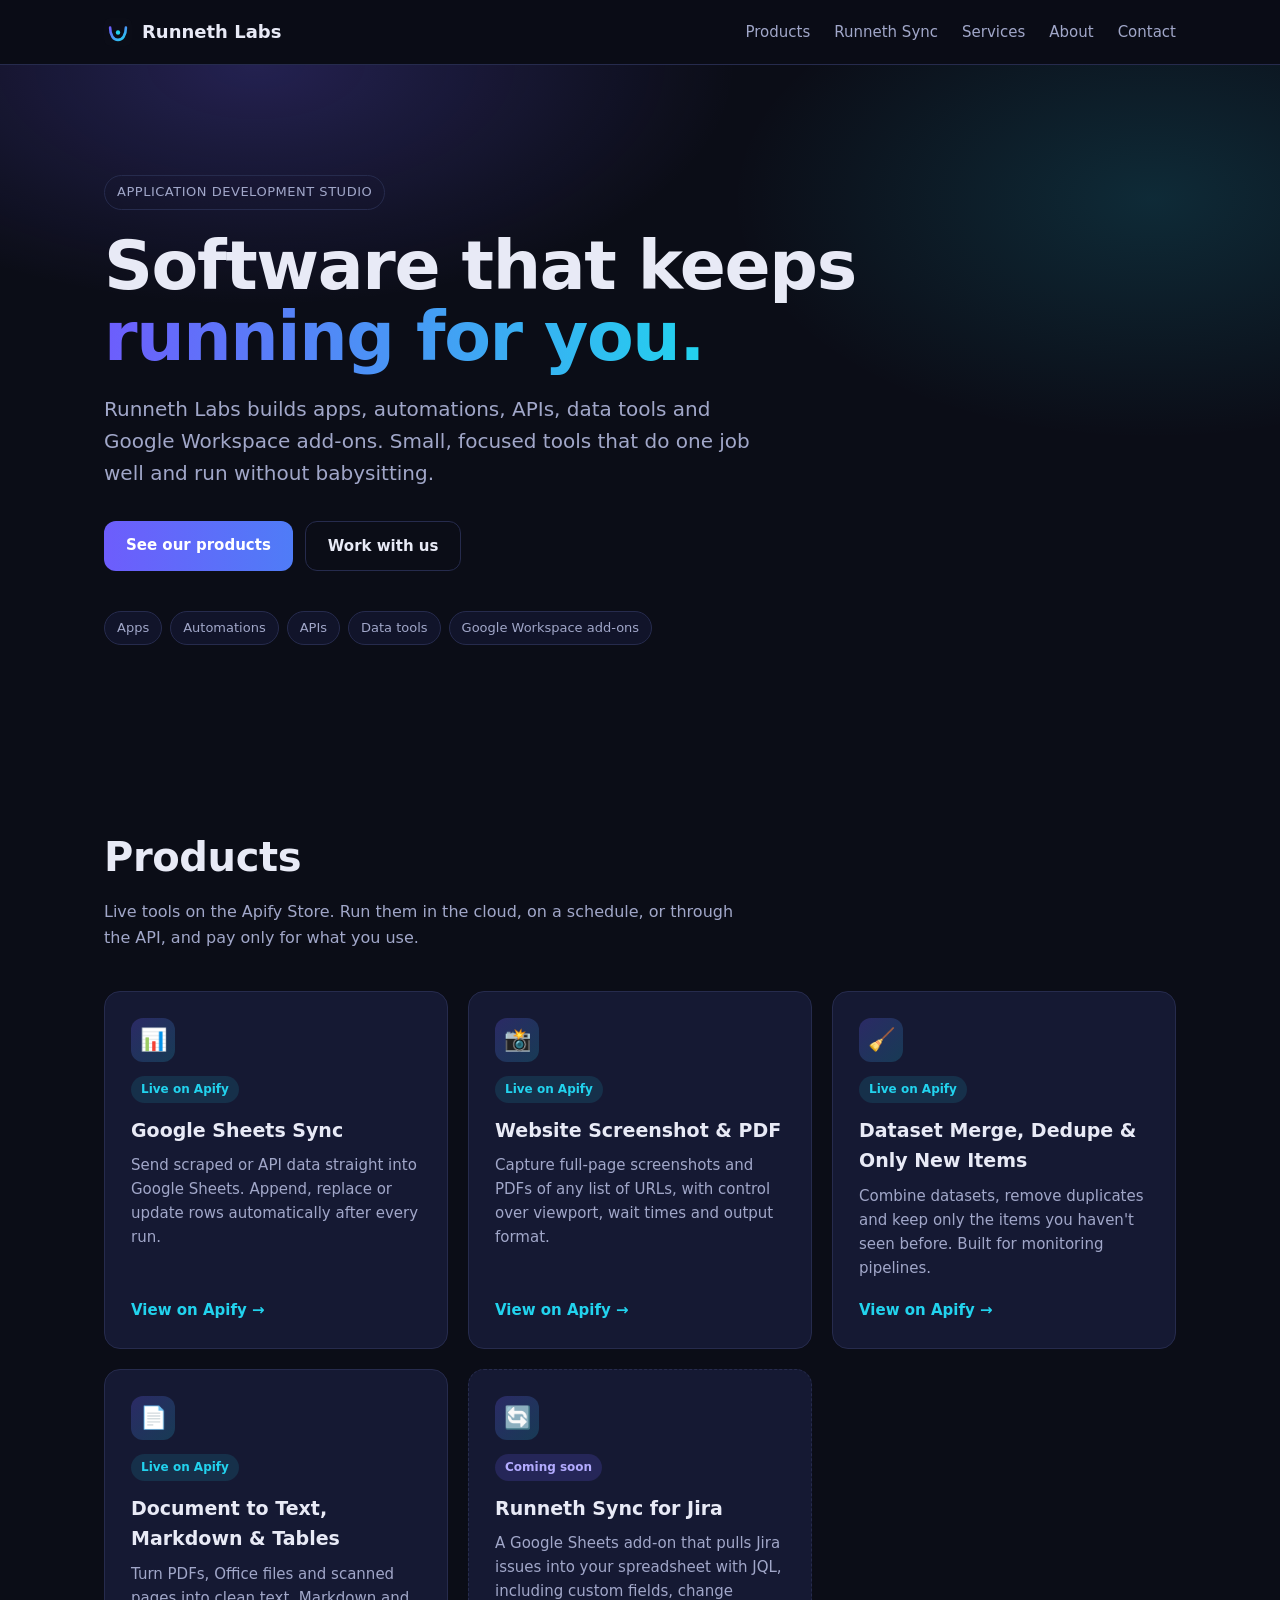
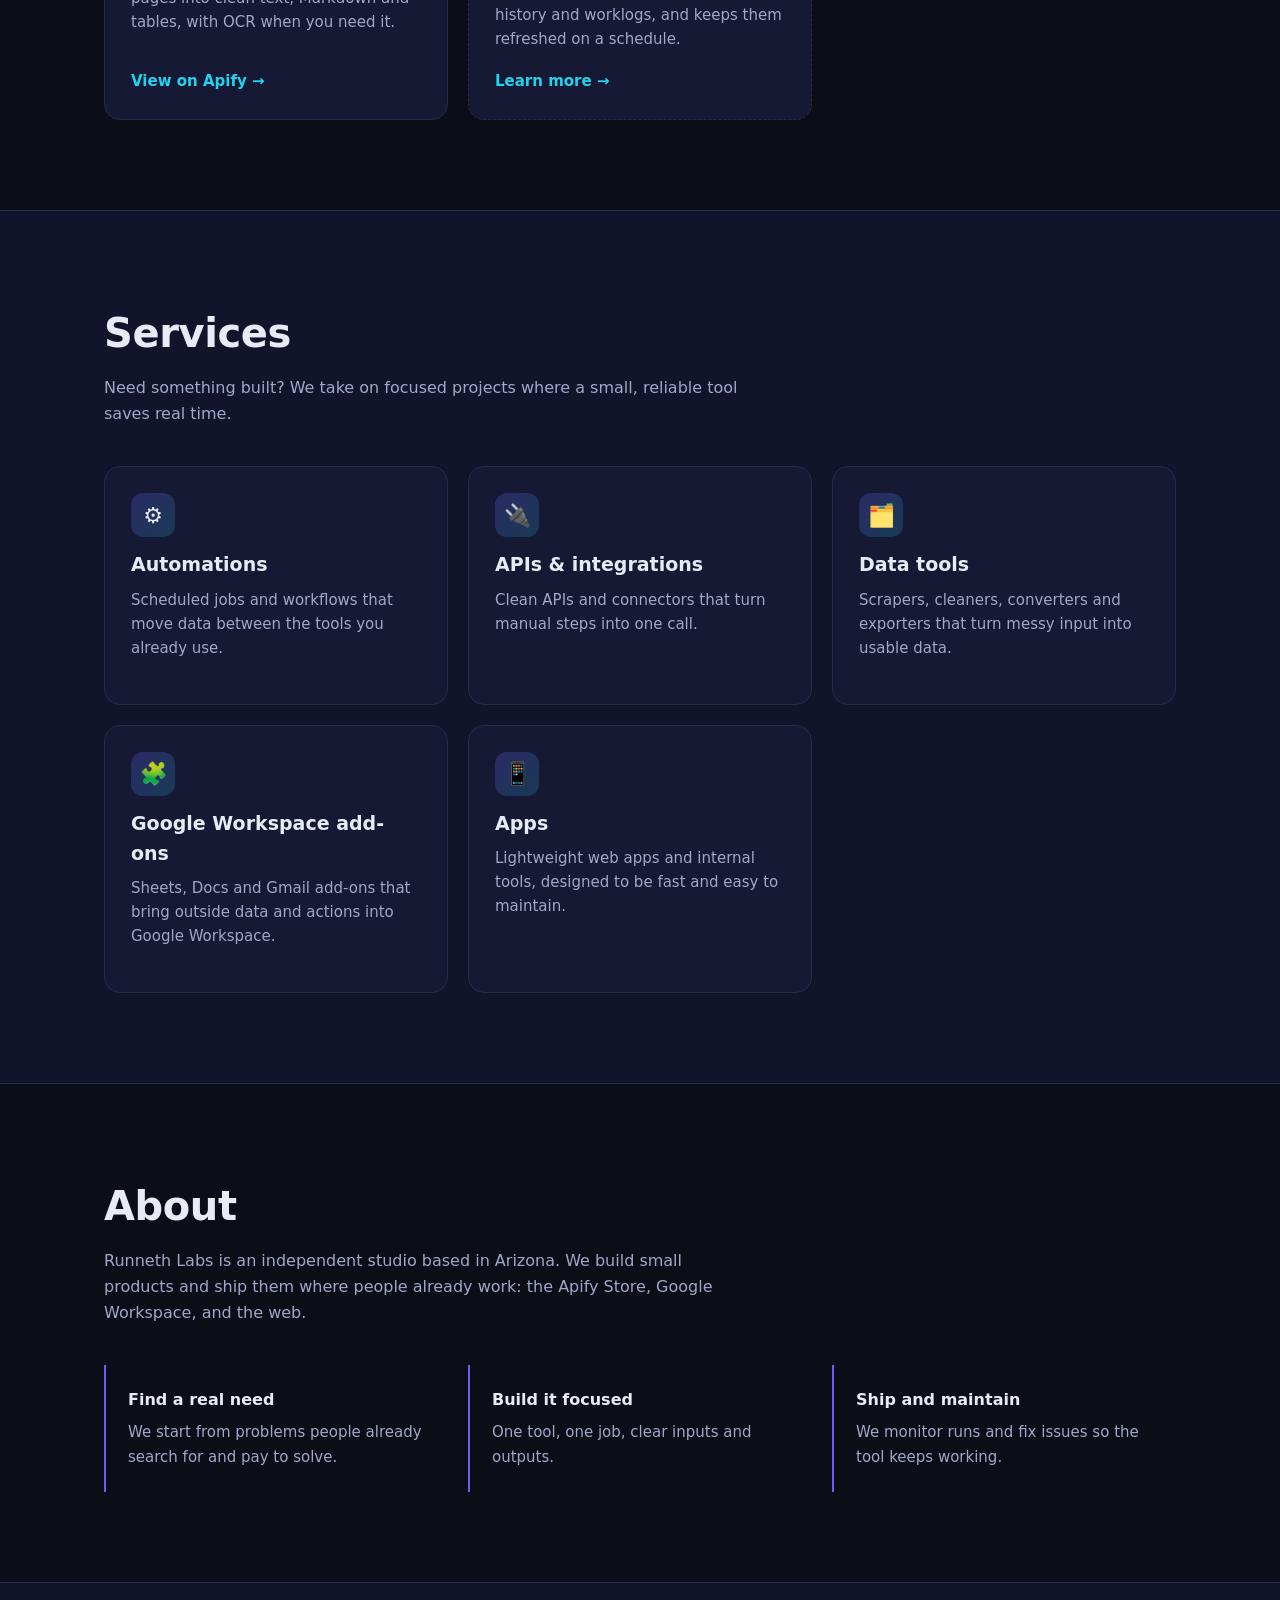
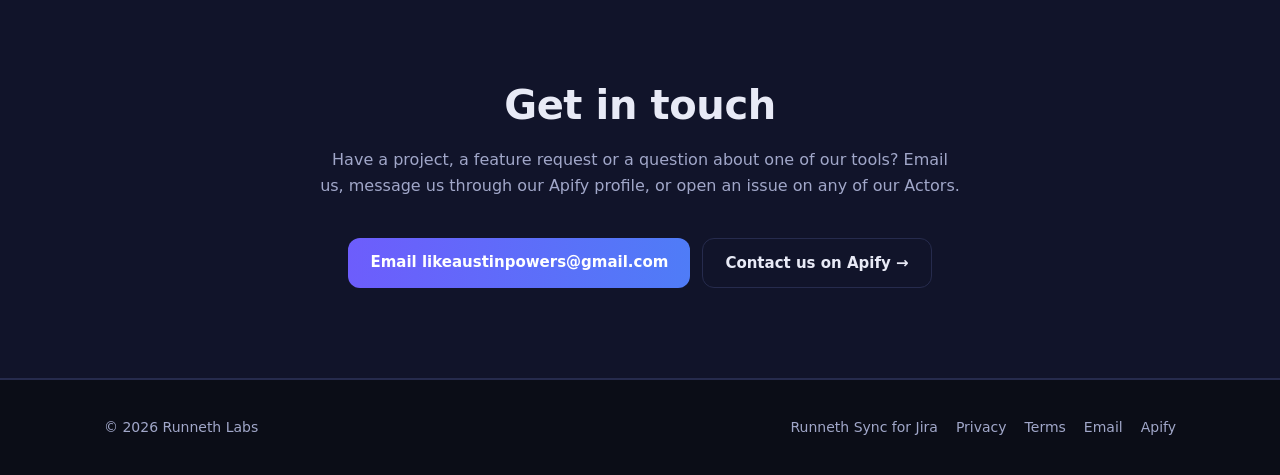
<file: index.html>
<!doctype html>
<html lang="en">
<head>
<meta charset="utf-8">
<meta name="viewport" content="width=device-width,initial-scale=1">
<title>Runneth Labs | Application Development Studio</title>
<meta name="description" content="Runneth Labs is an application development studio building apps, automations, APIs, data tools and Google Workspace add-ons.">
<meta name="theme-color" content="#0b0d17">
<link rel="icon" href="favicon.svg" type="image/svg+xml">
<link rel="apple-touch-icon" href="og.png">
<meta property="og:type" content="website">
<meta property="og:site_name" content="Runneth Labs">
<meta property="og:title" content="Runneth Labs | Application Development Studio">
<meta property="og:description" content="Apps, automations, APIs, data tools and Google Workspace add-ons.">
<meta property="og:image" content="og.png">
<meta name="twitter:card" content="summary_large_image">
<meta name="twitter:title" content="Runneth Labs | Application Development Studio">
<meta name="twitter:description" content="Apps, automations, APIs, data tools and Google Workspace add-ons.">
<meta name="twitter:image" content="og.png">
<link rel="stylesheet" href="style.css">
<script type="application/ld+json">{"@context":"https://schema.org","@type":"Organization","name":"Runneth Labs","description":"Application development studio: apps, automations, APIs, data tools and Google Workspace add-ons.","email":"likeaustinpowers@gmail.com","sameAs":["https://apify.com/genesis.labs.co"]}</script>
</head>
<body>
<header class="nav"><div class="wrap">
  <a class="brand" href="#top"><img src="favicon.svg" alt="">Runneth Labs</a>
  <nav><a href="#products">Products</a><a href="runneth-sync.html">Runneth Sync</a><a href="#services">Services</a><a href="#about">About</a><a class="cta" href="#contact">Contact</a></nav>
</div></header>

<main id="top">
<section class="hero"><div class="wrap">
  <span class="eyebrow">Application development studio</span>
  <h1>Software that keeps<br><span class="grad">running for you.</span></h1>
  <p class="lead">Runneth Labs builds apps, automations, APIs, data tools and Google Workspace add-ons. Small, focused tools that do one job well and run without babysitting.</p>
  <div class="btns"><a class="btn primary" href="#products">See our products</a><a class="btn" href="#contact">Work with us</a></div>
  <div class="tags"><span>Apps</span><span>Automations</span><span>APIs</span><span>Data tools</span><span>Google Workspace add-ons</span></div>
</div></section>

<section id="products"><div class="wrap">
  <h2>Products</h2>
  <p class="sub">Live tools on the Apify Store. Run them in the cloud, on a schedule, or through the API, and pay only for what you use.</p>
  <div class="grid">
    <article class="card"><div class="icon">📊</div><span class="badge">Live on Apify</span>
      <h3>Google Sheets Sync</h3>
      <p>Send scraped or API data straight into Google Sheets. Append, replace or update rows automatically after every run.</p>
      <a class="link" href="https://apify.com/genesis.labs.co/google-sheets-sync" target="_blank" rel="noopener">View on Apify →</a></article>
    <article class="card"><div class="icon">📸</div><span class="badge">Live on Apify</span>
      <h3>Website Screenshot &amp; PDF</h3>
      <p>Capture full-page screenshots and PDFs of any list of URLs, with control over viewport, wait times and output format.</p>
      <a class="link" href="https://apify.com/genesis.labs.co/website-screenshot-pdf" target="_blank" rel="noopener">View on Apify →</a></article>
    <article class="card"><div class="icon">🧹</div><span class="badge">Live on Apify</span>
      <h3>Dataset Merge, Dedupe &amp; Only New Items</h3>
      <p>Combine datasets, remove duplicates and keep only the items you haven't seen before. Built for monitoring pipelines.</p>
      <a class="link" href="https://apify.com/genesis.labs.co/dataset-merge-dedupe" target="_blank" rel="noopener">View on Apify →</a></article>
    <article class="card"><div class="icon">📄</div><span class="badge">Live on Apify</span>
      <h3>Document to Text, Markdown &amp; Tables</h3>
      <p>Turn PDFs, Office files and scanned pages into clean text, Markdown and tables, with OCR when you need it.</p>
      <a class="link" href="https://apify.com/genesis.labs.co/document-to-text-markdown-ocr" target="_blank" rel="noopener">View on Apify →</a></article>
    <article class="card soon"><div class="icon">🔄</div><span class="badge soon">Coming soon</span>
      <h3>Runneth Sync for Jira</h3>
      <p>A Google Sheets add-on that pulls Jira issues into your spreadsheet with JQL, including custom fields, change history and worklogs, and keeps them refreshed on a schedule.</p>
      <a class="link" href="runneth-sync.html">Learn more →</a></article>
  </div>
</div></section>

<section id="services" class="alt"><div class="wrap">
  <h2>Services</h2>
  <p class="sub">Need something built? We take on focused projects where a small, reliable tool saves real time.</p>
  <div class="grid">
    <div class="card"><div class="icon">⚙️</div><h3>Automations</h3><p>Scheduled jobs and workflows that move data between the tools you already use.</p></div>
    <div class="card"><div class="icon">🔌</div><h3>APIs &amp; integrations</h3><p>Clean APIs and connectors that turn manual steps into one call.</p></div>
    <div class="card"><div class="icon">🗂️</div><h3>Data tools</h3><p>Scrapers, cleaners, converters and exporters that turn messy input into usable data.</p></div>
    <div class="card"><div class="icon">🧩</div><h3>Google Workspace add-ons</h3><p>Sheets, Docs and Gmail add-ons that bring outside data and actions into Google Workspace.</p></div>
    <div class="card"><div class="icon">📱</div><h3>Apps</h3><p>Lightweight web apps and internal tools, designed to be fast and easy to maintain.</p></div>
  </div>
</div></section>

<section id="about"><div class="wrap">
  <h2>About</h2>
  <p class="sub">Runneth Labs is an independent studio based in Arizona. We build small products and ship them where people already work: the Apify Store, Google Workspace, and the web.</p>
  <div class="steps">
    <div class="step"><b>Find a real need</b><span>We start from problems people already search for and pay to solve.</span></div>
    <div class="step"><b>Build it focused</b><span>One tool, one job, clear inputs and outputs.</span></div>
    <div class="step"><b>Ship and maintain</b><span>We monitor runs and fix issues so the tool keeps working.</span></div>
  </div>
</div></section>

<section id="contact" class="alt contact"><div class="wrap">
  <h2>Get in touch</h2>
  <p class="sub">Have a project, a feature request or a question about one of our tools? Email us, message us through our Apify profile, or open an issue on any of our Actors.</p>
  <div class="btns" style="justify-content:center"><a class="btn primary" href="mailto:likeaustinpowers@gmail.com">Email likeaustinpowers@gmail.com</a><a class="btn" href="https://apify.com/genesis.labs.co" target="_blank" rel="noopener">Contact us on Apify →</a></div>
</div></section>
</main>

<footer><div class="wrap">
  <span>© <span id="y">2026</span> Runneth Labs</span>
  <span><a href="runneth-sync.html">Runneth Sync for Jira</a><a href="privacy.html">Privacy</a><a href="terms.html">Terms</a><a href="mailto:likeaustinpowers@gmail.com">Email</a><a href="https://apify.com/genesis.labs.co" target="_blank" rel="noopener">Apify</a></span>
</div></footer>
<script>document.getElementById('y').textContent=new Date().getFullYear()</script>
</body>
</html>
</file>
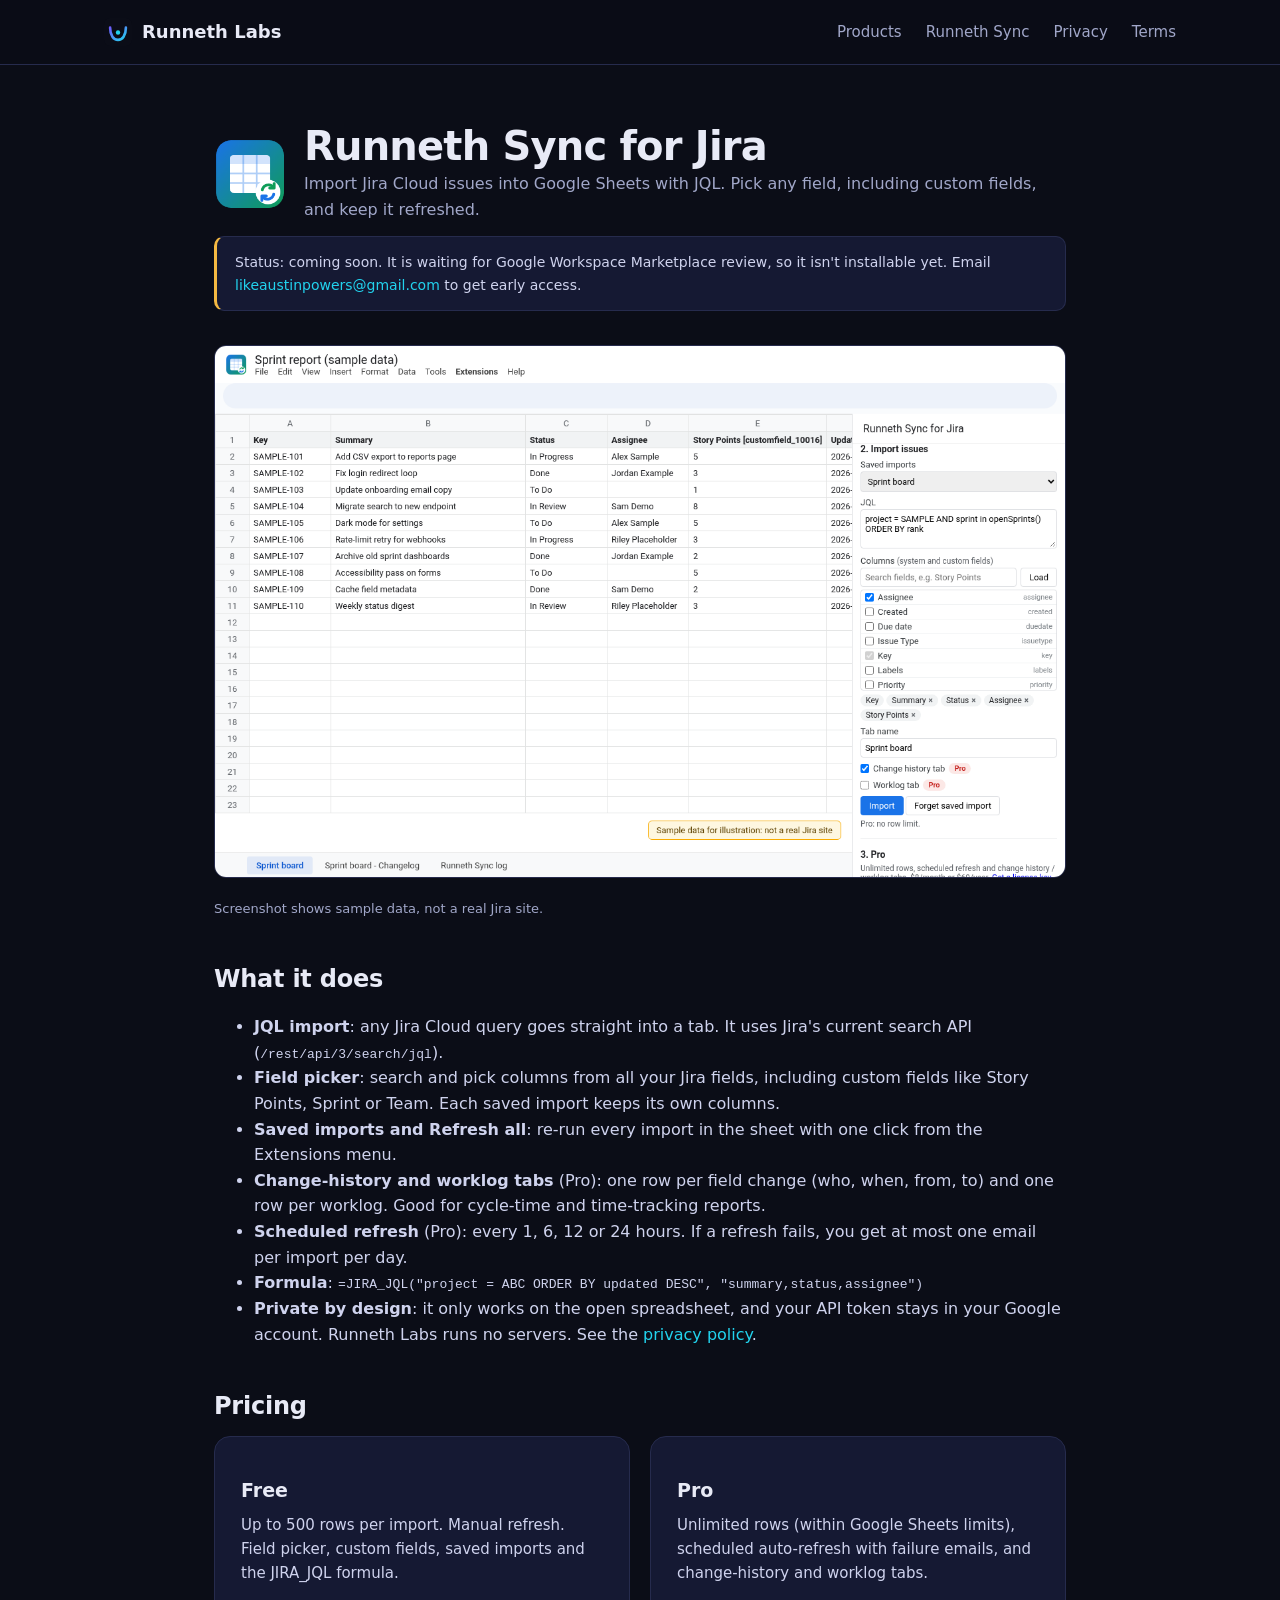
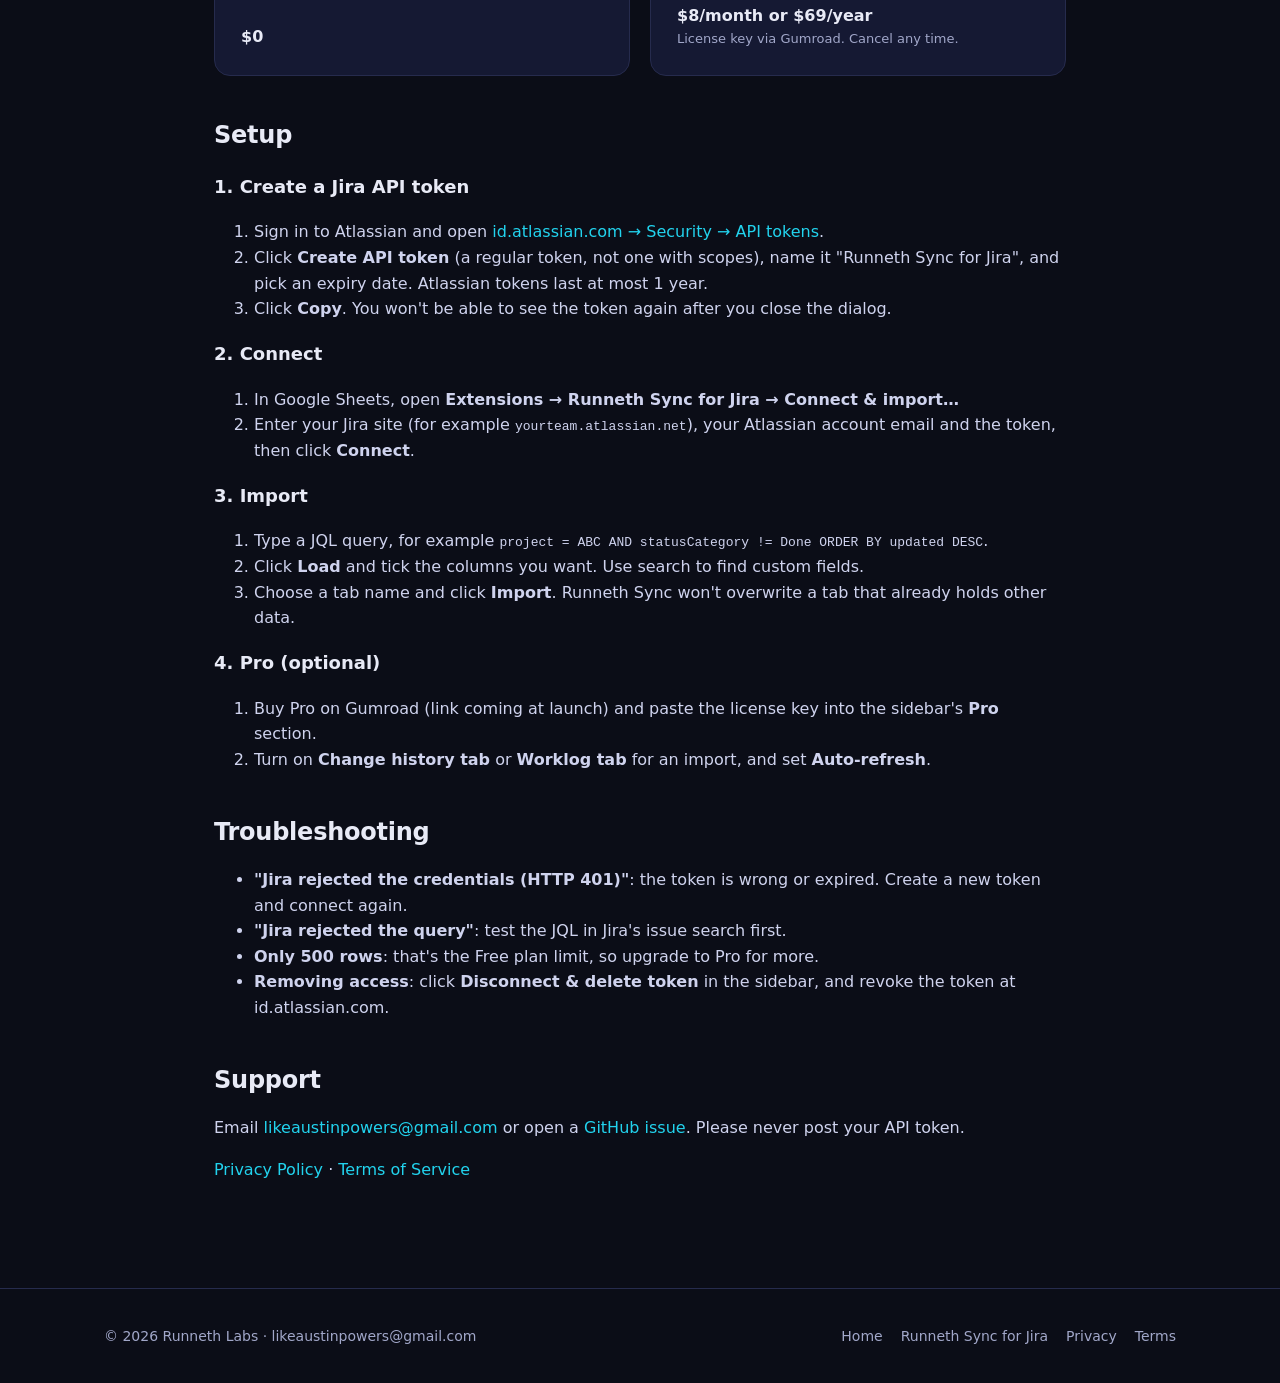
<file: jirasync.html>
<!doctype html><html lang="en"><head><meta charset="utf-8"><title>Runneth Sync for Jira | Runneth Labs</title><meta http-equiv="refresh" content="0; url=runneth-sync.html"><link rel="canonical" href="https://epicguppy.github.io/runneth-labs-site/runneth-sync.html"><meta name="robots" content="noindex"><script>location.replace('runneth-sync.html'+location.hash)</script></head><body><p>This page moved to <a href="runneth-sync.html">Runneth Sync for Jira</a>.</p></body></html>
</file>
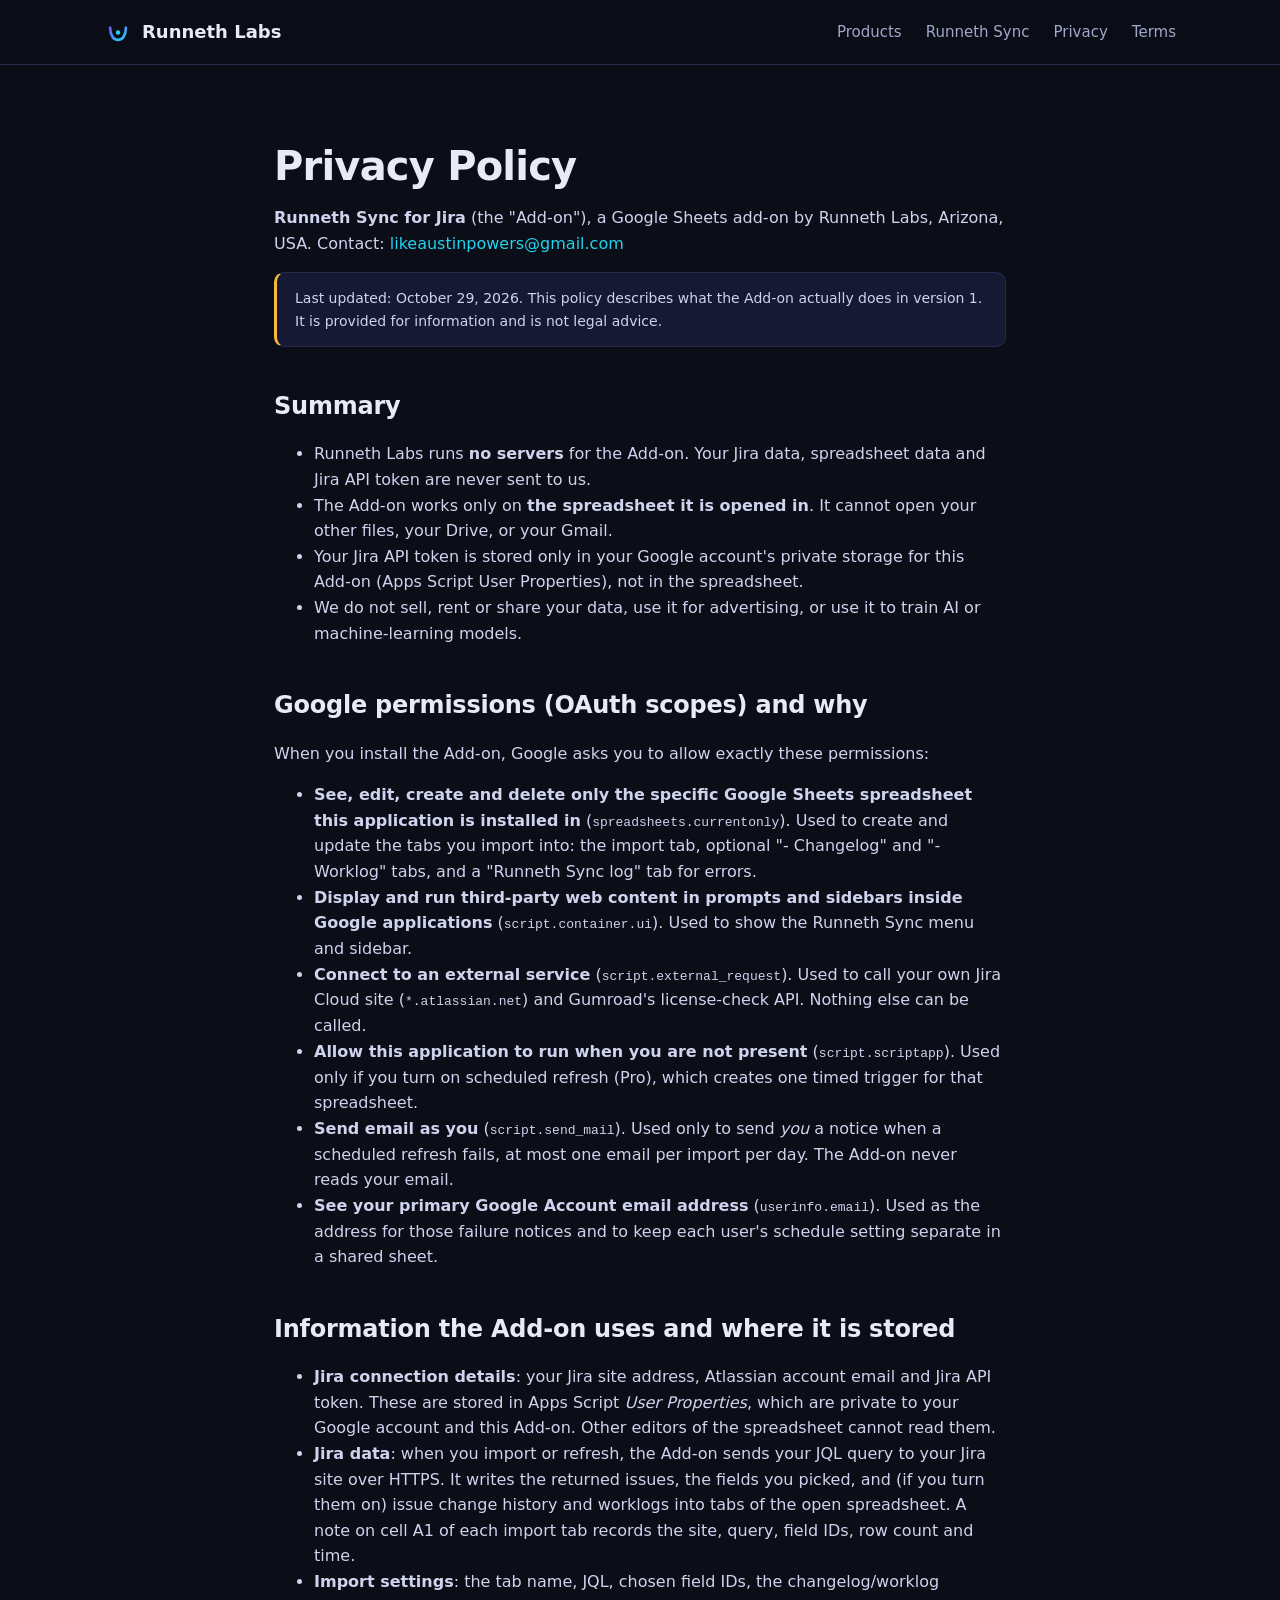
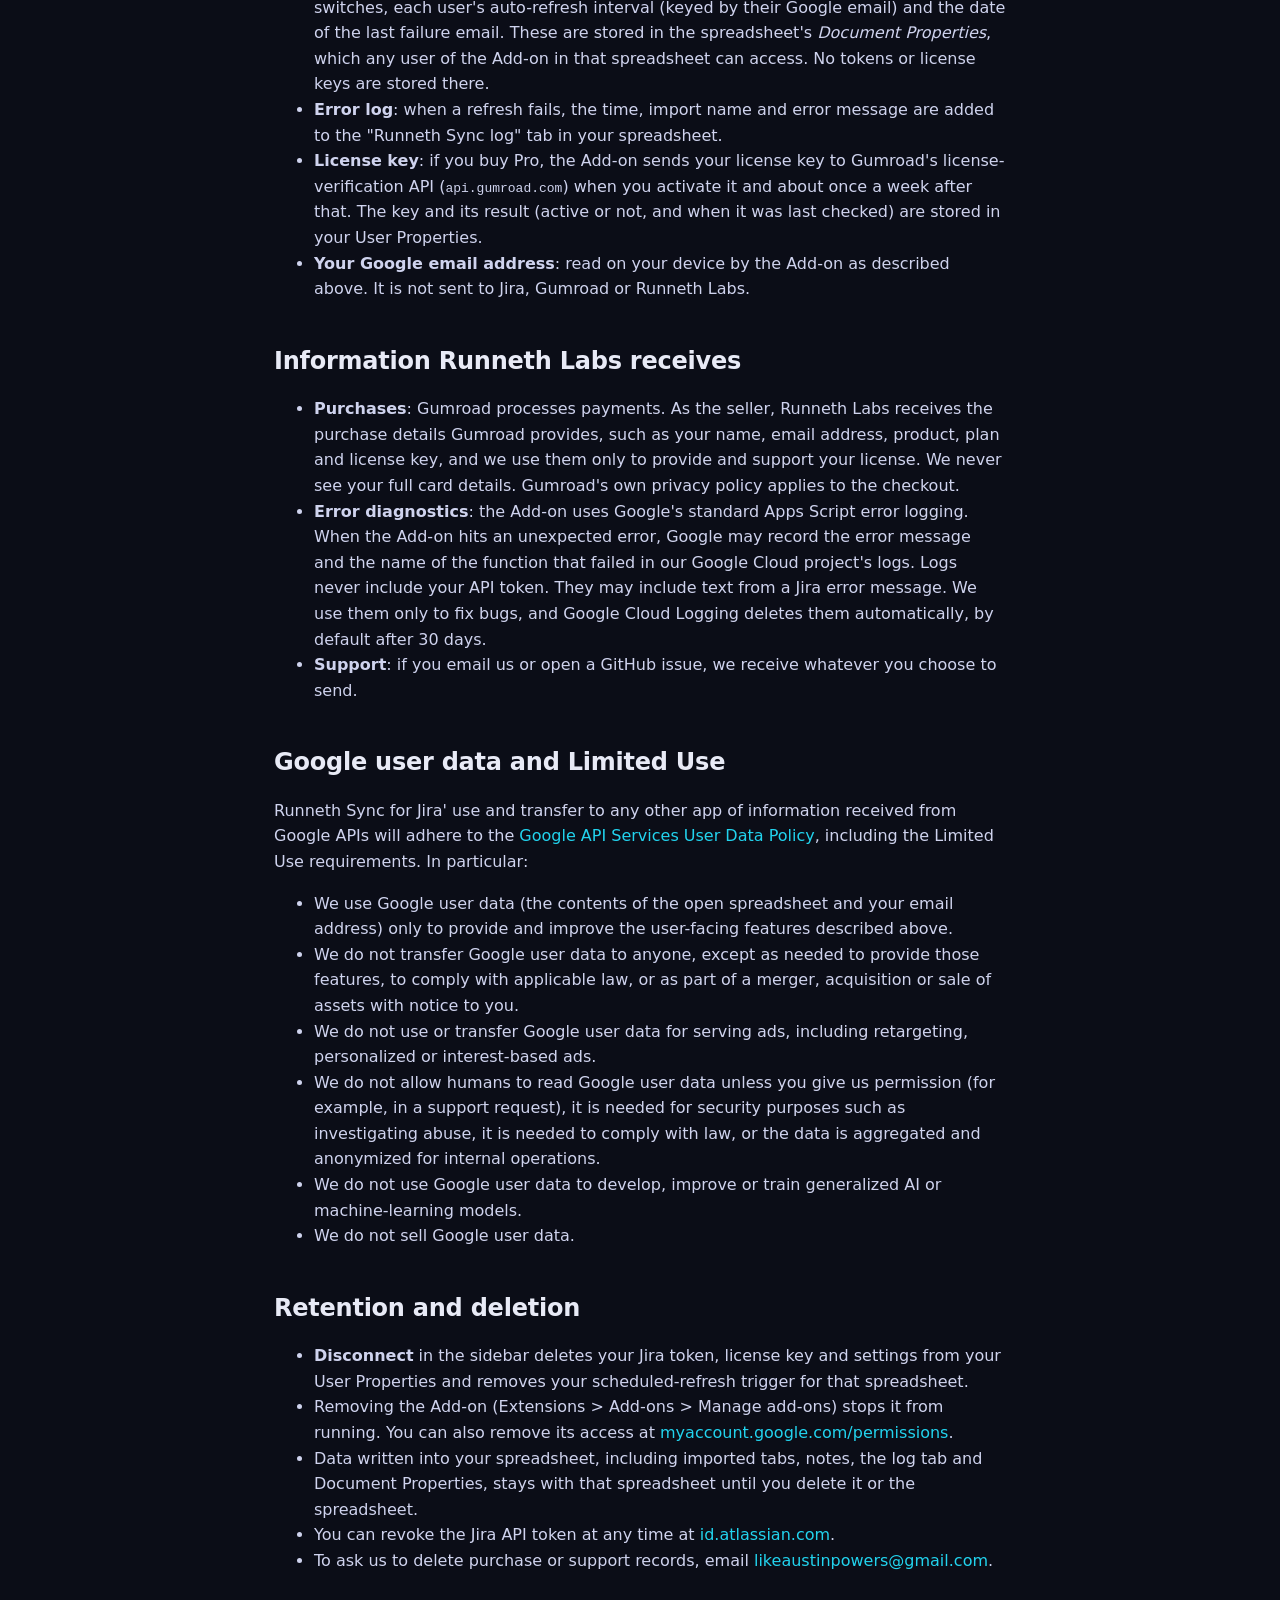
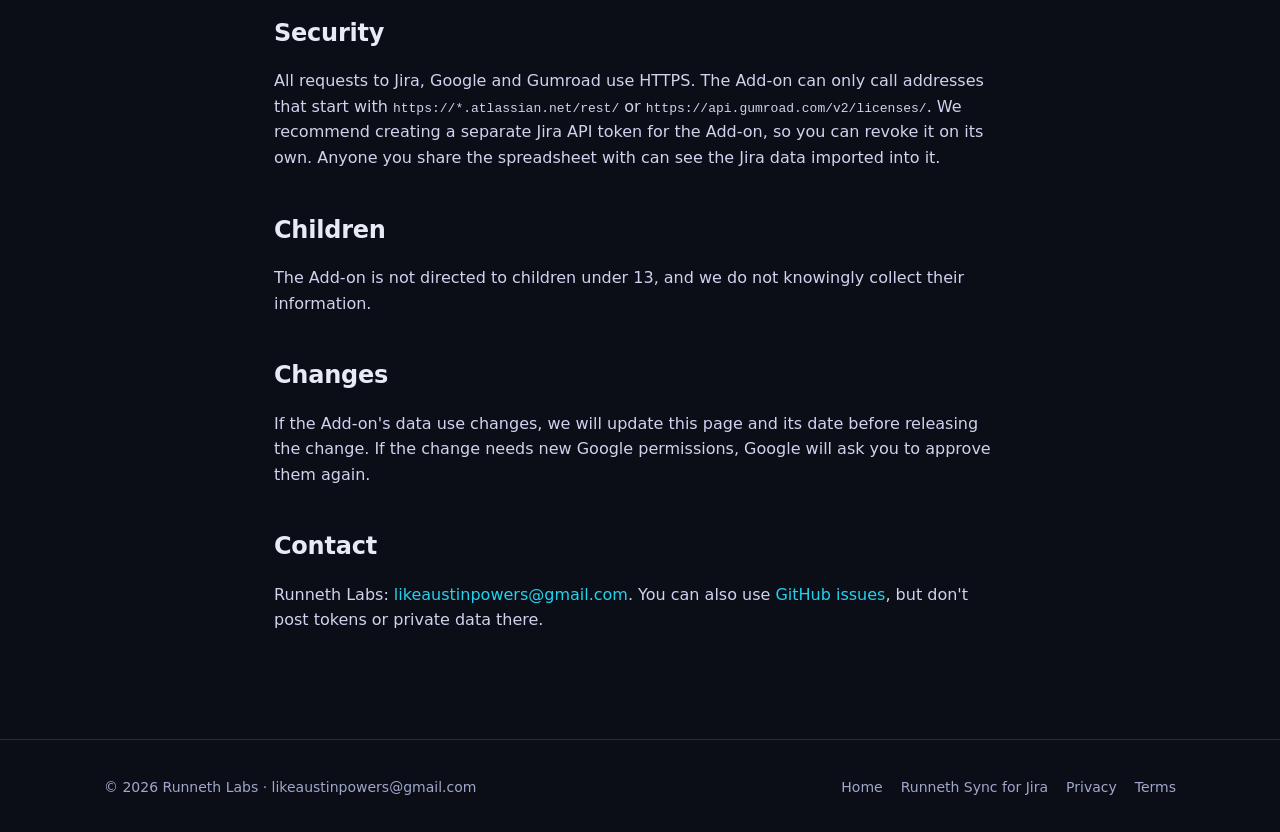
<file: privacy.html>
<!doctype html><html lang="en"><head><meta charset="utf-8"><meta name="viewport" content="width=device-width,initial-scale=1"><link rel="icon" href="favicon.svg" type="image/svg+xml"><link rel="stylesheet" href="style.css"><title>Privacy Policy | Runneth Sync for Jira | Runneth Labs</title><meta name="description" content="Privacy policy for Runneth Sync for Jira, a Google Sheets add-on by Runneth Labs: what data it uses, the Google permissions it requests, and the Google API Limited Use disclosure."></head><body><header class="nav"><div class="wrap"><a class="brand" href="index.html"><img src="favicon.svg" alt="">Runneth Labs</a><nav><a href="index.html#products">Products</a><a href="runneth-sync.html">Runneth Sync</a><a href="privacy.html">Privacy</a><a class="cta" href="terms.html">Terms</a></nav></div></header>
<main class="wrap doc">
<h1>Privacy Policy</h1>
<p><strong>Runneth Sync for Jira</strong> (the "Add-on"), a Google Sheets add-on by Runneth Labs, Arizona, USA. Contact: <a href="mailto:likeaustinpowers@gmail.com">likeaustinpowers@gmail.com</a></p>
<p class="disclaimer">Last updated: October 29, 2026. This policy describes what the Add-on actually does in version 1. It is provided for information and is not legal advice.</p>

<h2>Summary</h2>
<ul>
<li>Runneth Labs runs <strong>no servers</strong> for the Add-on. Your Jira data, spreadsheet data and Jira API token are never sent to us.</li>
<li>The Add-on works only on <strong>the spreadsheet it is opened in</strong>. It cannot open your other files, your Drive, or your Gmail.</li>
<li>Your Jira API token is stored only in your Google account's private storage for this Add-on (Apps Script User Properties), not in the spreadsheet.</li>
<li>We do not sell, rent or share your data, use it for advertising, or use it to train AI or machine-learning models.</li>
</ul>

<h2>Google permissions (OAuth scopes) and why</h2>
<p>When you install the Add-on, Google asks you to allow exactly these permissions:</p>
<ul>
<li><strong>See, edit, create and delete only the specific Google Sheets spreadsheet this application is installed in</strong> (<code>spreadsheets.currentonly</code>). Used to create and update the tabs you import into: the import tab, optional "- Changelog" and "- Worklog" tabs, and a "Runneth Sync log" tab for errors.</li>
<li><strong>Display and run third-party web content in prompts and sidebars inside Google applications</strong> (<code>script.container.ui</code>). Used to show the Runneth Sync menu and sidebar.</li>
<li><strong>Connect to an external service</strong> (<code>script.external_request</code>). Used to call your own Jira Cloud site (<code>*.atlassian.net</code>) and Gumroad's license-check API. Nothing else can be called.</li>
<li><strong>Allow this application to run when you are not present</strong> (<code>script.scriptapp</code>). Used only if you turn on scheduled refresh (Pro), which creates one timed trigger for that spreadsheet.</li>
<li><strong>Send email as you</strong> (<code>script.send_mail</code>). Used only to send <em>you</em> a notice when a scheduled refresh fails, at most one email per import per day. The Add-on never reads your email.</li>
<li><strong>See your primary Google Account email address</strong> (<code>userinfo.email</code>). Used as the address for those failure notices and to keep each user's schedule setting separate in a shared sheet.</li>
</ul>

<h2>Information the Add-on uses and where it is stored</h2>
<ul>
<li><strong>Jira connection details</strong>: your Jira site address, Atlassian account email and Jira API token. These are stored in Apps Script <em>User Properties</em>, which are private to your Google account and this Add-on. Other editors of the spreadsheet cannot read them.</li>
<li><strong>Jira data</strong>: when you import or refresh, the Add-on sends your JQL query to your Jira site over HTTPS. It writes the returned issues, the fields you picked, and (if you turn them on) issue change history and worklogs into tabs of the open spreadsheet. A note on cell A1 of each import tab records the site, query, field IDs, row count and time.</li>
<li><strong>Import settings</strong>: the tab name, JQL, chosen field IDs, the changelog/worklog switches, each user's auto-refresh interval (keyed by their Google email) and the date of the last failure email. These are stored in the spreadsheet's <em>Document Properties</em>, which any user of the Add-on in that spreadsheet can access. No tokens or license keys are stored there.</li>
<li><strong>Error log</strong>: when a refresh fails, the time, import name and error message are added to the "Runneth Sync log" tab in your spreadsheet.</li>
<li><strong>License key</strong>: if you buy Pro, the Add-on sends your license key to Gumroad's license-verification API (<code>api.gumroad.com</code>) when you activate it and about once a week after that. The key and its result (active or not, and when it was last checked) are stored in your User Properties.</li>
<li><strong>Your Google email address</strong>: read on your device by the Add-on as described above. It is not sent to Jira, Gumroad or Runneth Labs.</li>
</ul>

<h2>Information Runneth Labs receives</h2>
<ul>
<li><strong>Purchases</strong>: Gumroad processes payments. As the seller, Runneth Labs receives the purchase details Gumroad provides, such as your name, email address, product, plan and license key, and we use them only to provide and support your license. We never see your full card details. Gumroad's own privacy policy applies to the checkout.</li>
<li><strong>Error diagnostics</strong>: the Add-on uses Google's standard Apps Script error logging. When the Add-on hits an unexpected error, Google may record the error message and the name of the function that failed in our Google Cloud project's logs. Logs never include your API token. They may include text from a Jira error message. We use them only to fix bugs, and Google Cloud Logging deletes them automatically, by default after 30 days.</li>
<li><strong>Support</strong>: if you email us or open a GitHub issue, we receive whatever you choose to send.</li>
</ul>

<h2>Google user data and Limited Use</h2>
<p>Runneth Sync for Jira' use and transfer to any other app of information received from Google APIs will adhere to the <a href="https://developers.google.com/terms/api-services-user-data-policy" target="_blank" rel="noopener">Google API Services User Data Policy</a>, including the Limited Use requirements. In particular:</p>
<ul>
<li>We use Google user data (the contents of the open spreadsheet and your email address) only to provide and improve the user-facing features described above.</li>
<li>We do not transfer Google user data to anyone, except as needed to provide those features, to comply with applicable law, or as part of a merger, acquisition or sale of assets with notice to you.</li>
<li>We do not use or transfer Google user data for serving ads, including retargeting, personalized or interest-based ads.</li>
<li>We do not allow humans to read Google user data unless you give us permission (for example, in a support request), it is needed for security purposes such as investigating abuse, it is needed to comply with law, or the data is aggregated and anonymized for internal operations.</li>
<li>We do not use Google user data to develop, improve or train generalized AI or machine-learning models.</li>
<li>We do not sell Google user data.</li>
</ul>

<h2>Retention and deletion</h2>
<ul>
<li><strong>Disconnect</strong> in the sidebar deletes your Jira token, license key and settings from your User Properties and removes your scheduled-refresh trigger for that spreadsheet.</li>
<li>Removing the Add-on (Extensions &gt; Add-ons &gt; Manage add-ons) stops it from running. You can also remove its access at <a href="https://myaccount.google.com/permissions" target="_blank" rel="noopener">myaccount.google.com/permissions</a>.</li>
<li>Data written into your spreadsheet, including imported tabs, notes, the log tab and Document Properties, stays with that spreadsheet until you delete it or the spreadsheet.</li>
<li>You can revoke the Jira API token at any time at <a href="https://id.atlassian.com/manage-profile/security/api-tokens" target="_blank" rel="noopener">id.atlassian.com</a>.</li>
<li>To ask us to delete purchase or support records, email <a href="mailto:likeaustinpowers@gmail.com">likeaustinpowers@gmail.com</a>.</li>
</ul>

<h2>Security</h2>
<p>All requests to Jira, Google and Gumroad use HTTPS. The Add-on can only call addresses that start with <code>https://*.atlassian.net/rest/</code> or <code>https://api.gumroad.com/v2/licenses/</code>. We recommend creating a separate Jira API token for the Add-on, so you can revoke it on its own. Anyone you share the spreadsheet with can see the Jira data imported into it.</p>

<h2>Children</h2>
<p>The Add-on is not directed to children under 13, and we do not knowingly collect their information.</p>

<h2>Changes</h2>
<p>If the Add-on's data use changes, we will update this page and its date before releasing the change. If the change needs new Google permissions, Google will ask you to approve them again.</p>

<h2>Contact</h2>
<p>Runneth Labs: <a href="mailto:likeaustinpowers@gmail.com">likeaustinpowers@gmail.com</a>. You can also use <a href="https://github.com/Epicguppy/runneth-labs-site/issues" target="_blank" rel="noopener">GitHub issues</a>, but don't post tokens or private data there.</p>
</main><footer><div class="wrap"><span>© 2026 Runneth Labs · <a href="mailto:likeaustinpowers@gmail.com" style="margin:0">likeaustinpowers@gmail.com</a></span><span><a href="index.html">Home</a><a href="runneth-sync.html">Runneth Sync for Jira</a><a href="privacy.html">Privacy</a><a href="terms.html">Terms</a></span></div></footer></body></html>
</file>
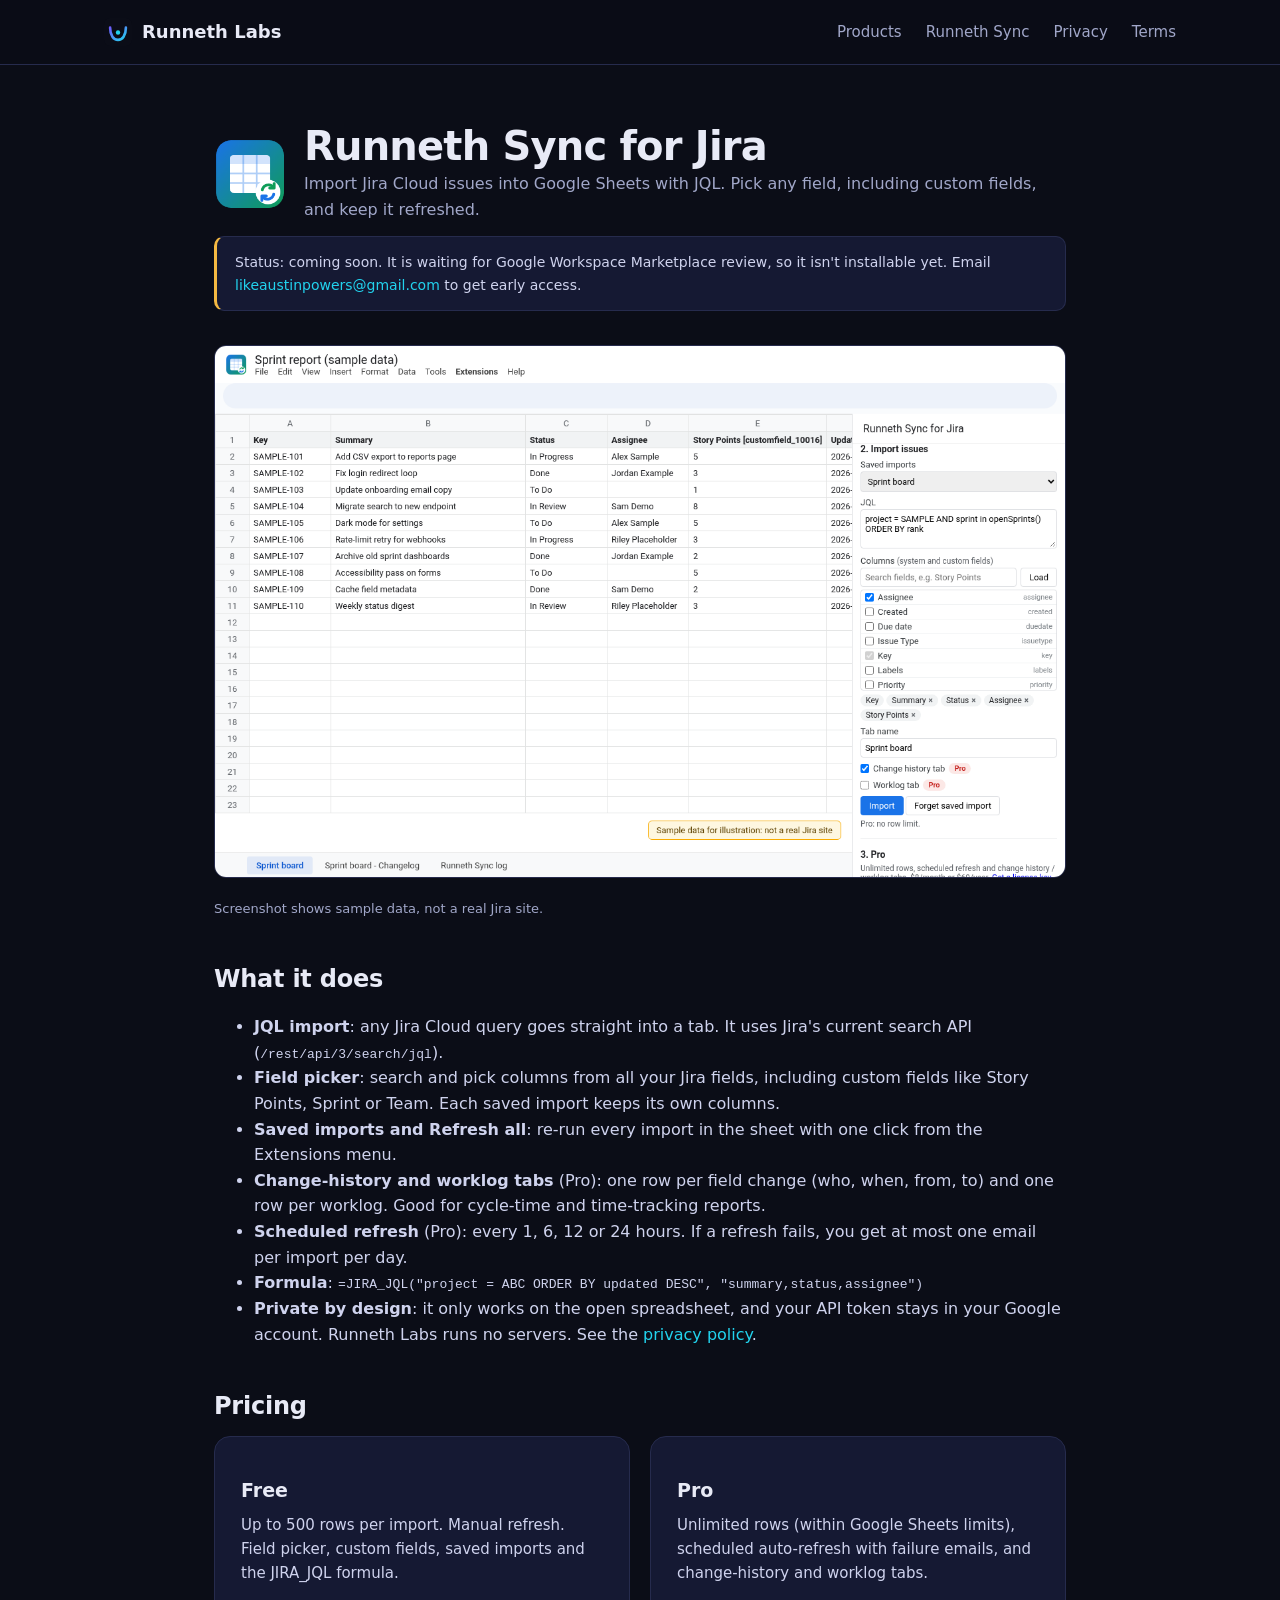
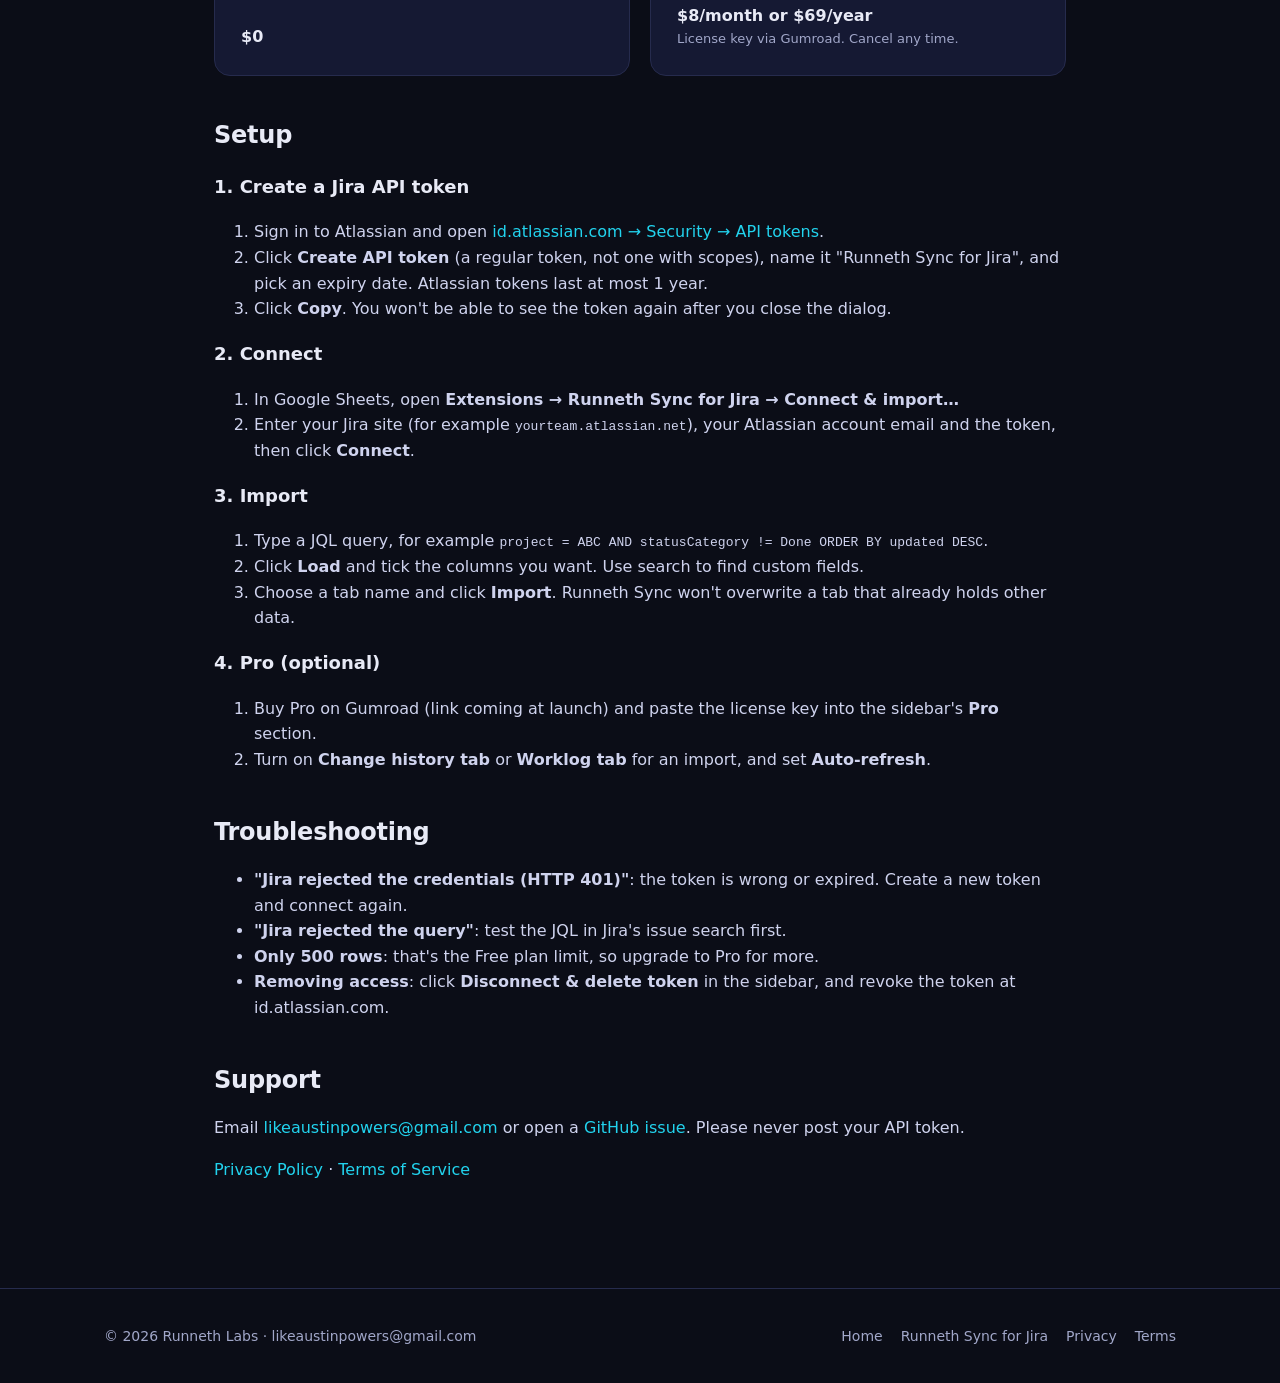
<file: runneth-sync.html>
<!doctype html><html lang="en"><head><meta charset="utf-8"><meta name="viewport" content="width=device-width,initial-scale=1"><link rel="icon" href="favicon.svg" type="image/svg+xml"><link rel="stylesheet" href="style.css"><title>Runneth Sync for Jira: import Jira issues into Google Sheets | Runneth Labs</title><meta name="description" content="Runneth Sync for Jira imports Jira Cloud issues into Google Sheets with JQL, custom fields, change history and worklogs, and keeps them refreshed on a schedule."></head><body><header class="nav"><div class="wrap"><a class="brand" href="index.html"><img src="favicon.svg" alt="">Runneth Labs</a><nav><a href="index.html#products">Products</a><a href="runneth-sync.html">Runneth Sync</a><a href="privacy.html">Privacy</a><a class="cta" href="terms.html">Terms</a></nav></div></header>
<main class="wrap doc" style="max-width:900px">
<div style="display:flex;gap:18px;align-items:center"><img src="runneth-sync-icon.png" alt="" width="72" height="72"><div><h1 style="margin:0">Runneth Sync for Jira</h1><p style="margin:4px 0 0;color:var(--muted)">Import Jira Cloud issues into Google Sheets with JQL. Pick any field, including custom fields, and keep it refreshed.</p></div></div>
<p class="disclaimer">Status: coming soon. It is waiting for Google Workspace Marketplace review, so it isn't installable yet. Email <a href="mailto:likeaustinpowers@gmail.com">likeaustinpowers@gmail.com</a> to get early access.</p>
<img src="runneth-sync-screenshot.png" alt="Runneth Sync sidebar in Google Sheets with sample Jira rows" style="width:100%;border-radius:12px;border:1px solid var(--line);margin-top:20px">
<p style="font-size:13px;color:var(--muted)">Screenshot shows sample data, not a real Jira site.</p>

<h2>What it does</h2>
<ul>
<li><strong>JQL import</strong>: any Jira Cloud query goes straight into a tab. It uses Jira's current search API (<code>/rest/api/3/search/jql</code>).</li>
<li><strong>Field picker</strong>: search and pick columns from all your Jira fields, including custom fields like Story Points, Sprint or Team. Each saved import keeps its own columns.</li>
<li><strong>Saved imports and Refresh all</strong>: re-run every import in the sheet with one click from the Extensions menu.</li>
<li><strong>Change-history and worklog tabs</strong> (Pro): one row per field change (who, when, from, to) and one row per worklog. Good for cycle-time and time-tracking reports.</li>
<li><strong>Scheduled refresh</strong> (Pro): every 1, 6, 12 or 24 hours. If a refresh fails, you get at most one email per import per day.</li>
<li><strong>Formula</strong>: <code>=JIRA_JQL("project = ABC ORDER BY updated DESC", "summary,status,assignee")</code></li>
<li><strong>Private by design</strong>: it only works on the open spreadsheet, and your API token stays in your Google account. Runneth Labs runs no servers. See the <a href="privacy.html">privacy policy</a>.</li>
</ul>

<h2 id="pricing">Pricing</h2>
<div class="grid" style="grid-template-columns:repeat(auto-fit,minmax(240px,1fr))">
<div class="card"><h3>Free</h3><p>Up to 500 rows per import. Manual refresh. Field picker, custom fields, saved imports and the JIRA_JQL formula.</p><b>$0</b></div>
<div class="card"><h3>Pro</h3><p>Unlimited rows (within Google Sheets limits), scheduled auto-refresh with failure emails, and change-history and worklog tabs.</p><b>$8/month or $69/year</b><span style="font-size:13px;color:var(--muted)">License key via Gumroad. Cancel any time.</span></div>
</div>

<h2 id="setup">Setup</h2>
<h3 style="font-size:18px">1. Create a Jira API token</h3>
<ol>
<li>Sign in to Atlassian and open <a href="https://id.atlassian.com/manage-profile/security/api-tokens" target="_blank" rel="noopener">id.atlassian.com → Security → API tokens</a>.</li>
<li>Click <strong>Create API token</strong> (a regular token, not one with scopes), name it "Runneth Sync for Jira", and pick an expiry date. Atlassian tokens last at most 1 year.</li>
<li>Click <strong>Copy</strong>. You won't be able to see the token again after you close the dialog.</li>
</ol>
<h3 style="font-size:18px">2. Connect</h3>
<ol>
<li>In Google Sheets, open <strong>Extensions → Runneth Sync for Jira → Connect &amp; import…</strong></li>
<li>Enter your Jira site (for example <code>yourteam.atlassian.net</code>), your Atlassian account email and the token, then click <strong>Connect</strong>.</li>
</ol>
<h3 style="font-size:18px">3. Import</h3>
<ol>
<li>Type a JQL query, for example <code>project = ABC AND statusCategory != Done ORDER BY updated DESC</code>.</li>
<li>Click <strong>Load</strong> and tick the columns you want. Use search to find custom fields.</li>
<li>Choose a tab name and click <strong>Import</strong>. Runneth Sync won't overwrite a tab that already holds other data.</li>
</ol>
<h3 style="font-size:18px">4. Pro (optional)</h3>
<ol>
<li>Buy Pro on Gumroad (link coming at launch) and paste the license key into the sidebar's <strong>Pro</strong> section.</li>
<li>Turn on <strong>Change history tab</strong> or <strong>Worklog tab</strong> for an import, and set <strong>Auto-refresh</strong>.</li>
</ol>

<h2>Troubleshooting</h2>
<ul>
<li><strong>"Jira rejected the credentials (HTTP 401)"</strong>: the token is wrong or expired. Create a new token and connect again.</li>
<li><strong>"Jira rejected the query"</strong>: test the JQL in Jira's issue search first.</li>
<li><strong>Only 500 rows</strong>: that's the Free plan limit, so upgrade to Pro for more.</li>
<li><strong>Removing access</strong>: click <strong>Disconnect &amp; delete token</strong> in the sidebar, and revoke the token at id.atlassian.com.</li>
</ul>

<h2 id="support">Support</h2>
<p>Email <a href="mailto:likeaustinpowers@gmail.com">likeaustinpowers@gmail.com</a> or open a <a href="https://github.com/Epicguppy/runneth-labs-site/issues" target="_blank" rel="noopener">GitHub issue</a>. Please never post your API token.</p>
<p><a href="privacy.html">Privacy Policy</a> · <a href="terms.html">Terms of Service</a></p>
</main><footer><div class="wrap"><span>© 2026 Runneth Labs · <a href="mailto:likeaustinpowers@gmail.com" style="margin:0">likeaustinpowers@gmail.com</a></span><span><a href="index.html">Home</a><a href="runneth-sync.html">Runneth Sync for Jira</a><a href="privacy.html">Privacy</a><a href="terms.html">Terms</a></span></div></footer></body></html>
</file>
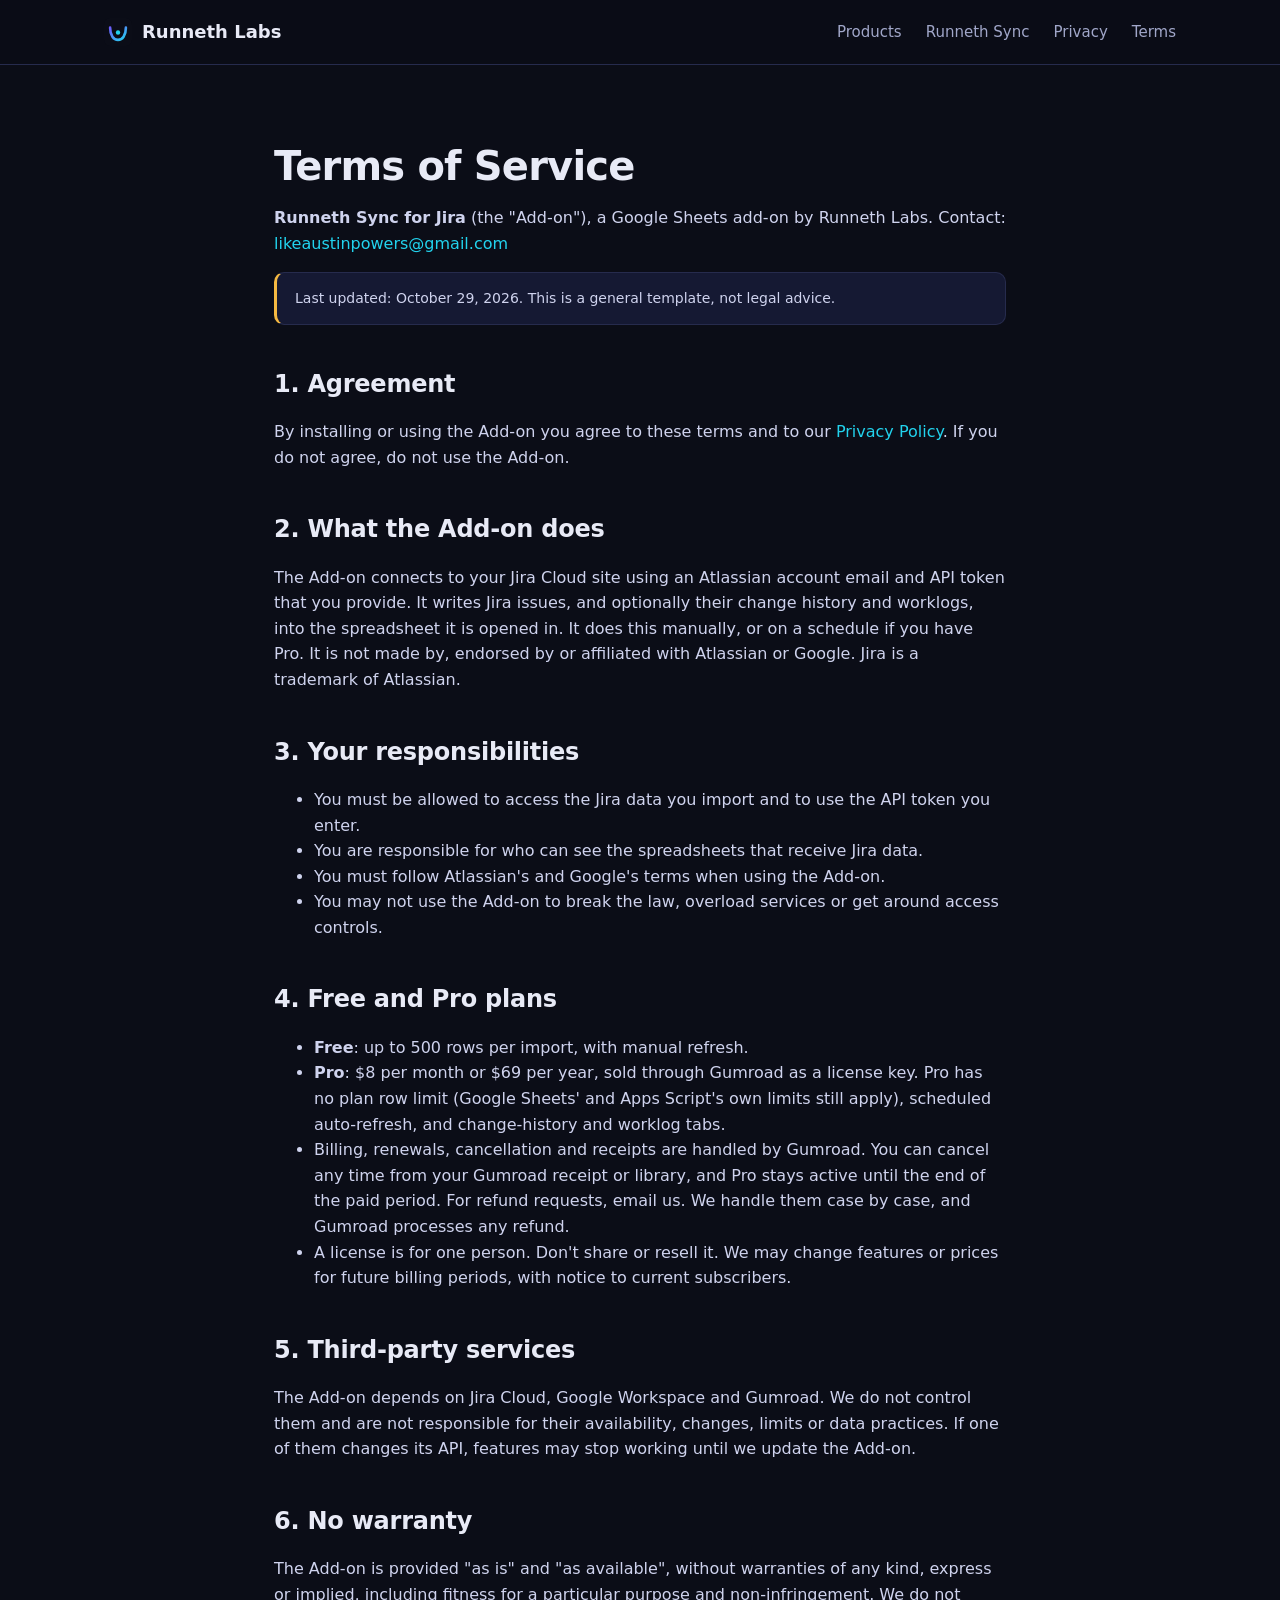
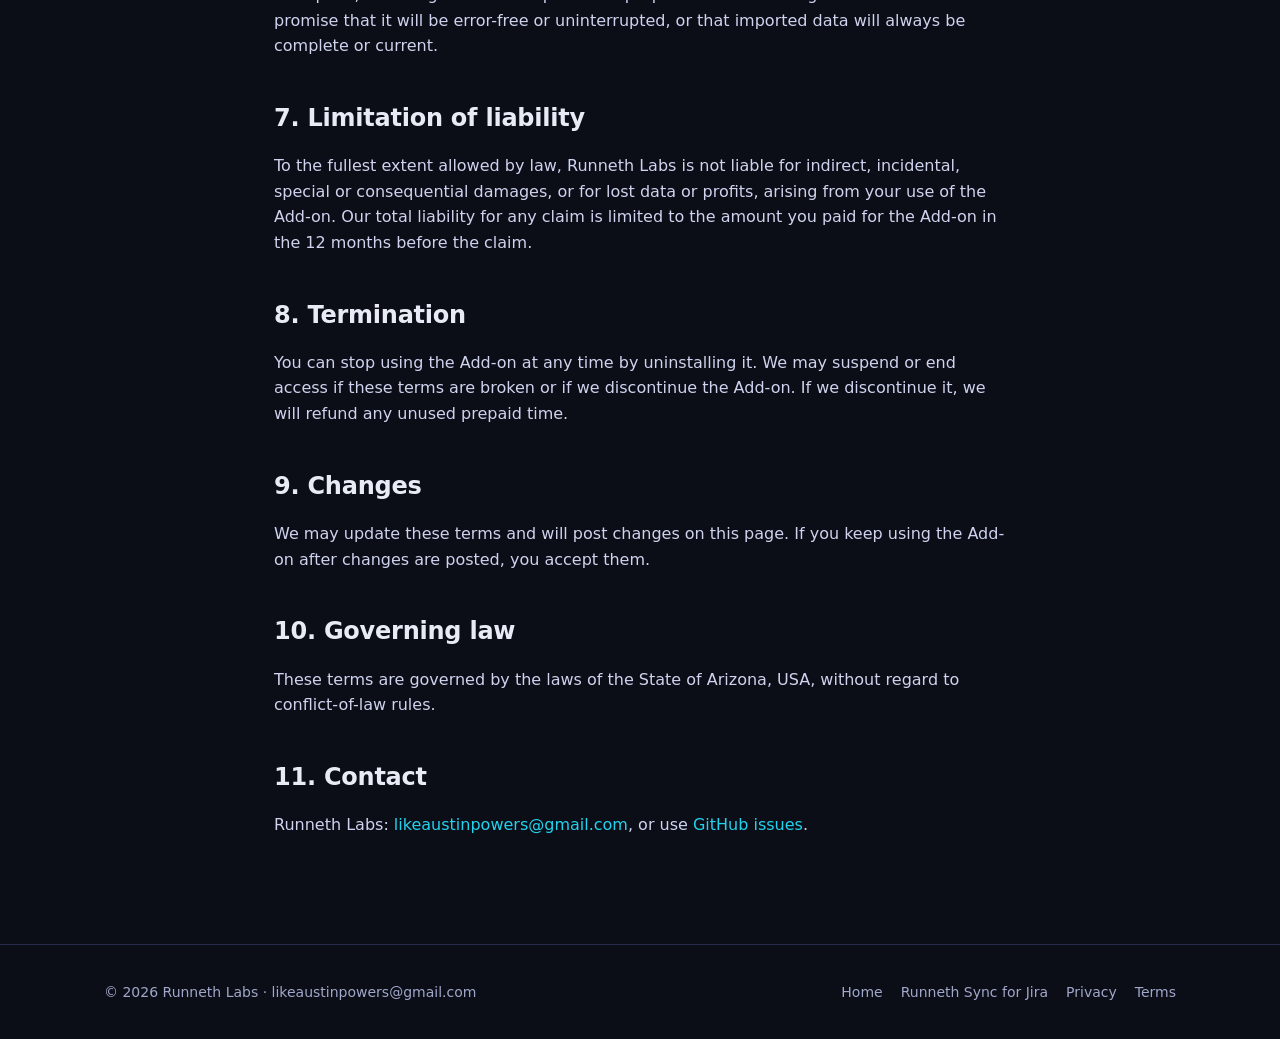
<file: terms.html>
<!doctype html><html lang="en"><head><meta charset="utf-8"><meta name="viewport" content="width=device-width,initial-scale=1"><link rel="icon" href="favicon.svg" type="image/svg+xml"><link rel="stylesheet" href="style.css"><title>Terms of Service | Runneth Sync for Jira | Runneth Labs</title><meta name="description" content="Terms of service for Runneth Sync for Jira, a Google Sheets add-on by Runneth Labs."></head><body><header class="nav"><div class="wrap"><a class="brand" href="index.html"><img src="favicon.svg" alt="">Runneth Labs</a><nav><a href="index.html#products">Products</a><a href="runneth-sync.html">Runneth Sync</a><a href="privacy.html">Privacy</a><a class="cta" href="terms.html">Terms</a></nav></div></header>
<main class="wrap doc">
<h1>Terms of Service</h1>
<p><strong>Runneth Sync for Jira</strong> (the "Add-on"), a Google Sheets add-on by Runneth Labs. Contact: <a href="mailto:likeaustinpowers@gmail.com">likeaustinpowers@gmail.com</a></p>
<p class="disclaimer">Last updated: October 29, 2026. This is a general template, not legal advice.</p>
<h2>1. Agreement</h2>
<p>By installing or using the Add-on you agree to these terms and to our <a href="privacy.html">Privacy Policy</a>. If you do not agree, do not use the Add-on.</p>
<h2>2. What the Add-on does</h2>
<p>The Add-on connects to your Jira Cloud site using an Atlassian account email and API token that you provide. It writes Jira issues, and optionally their change history and worklogs, into the spreadsheet it is opened in. It does this manually, or on a schedule if you have Pro. It is not made by, endorsed by or affiliated with Atlassian or Google. Jira is a trademark of Atlassian.</p>
<h2>3. Your responsibilities</h2>
<ul>
<li>You must be allowed to access the Jira data you import and to use the API token you enter.</li>
<li>You are responsible for who can see the spreadsheets that receive Jira data.</li>
<li>You must follow Atlassian's and Google's terms when using the Add-on.</li>
<li>You may not use the Add-on to break the law, overload services or get around access controls.</li>
</ul>
<h2>4. Free and Pro plans</h2>
<ul>
<li><strong>Free</strong>: up to 500 rows per import, with manual refresh.</li>
<li><strong>Pro</strong>: $8 per month or $69 per year, sold through Gumroad as a license key. Pro has no plan row limit (Google Sheets' and Apps Script's own limits still apply), scheduled auto-refresh, and change-history and worklog tabs.</li>
<li>Billing, renewals, cancellation and receipts are handled by Gumroad. You can cancel any time from your Gumroad receipt or library, and Pro stays active until the end of the paid period. For refund requests, email us. We handle them case by case, and Gumroad processes any refund.</li>
<li>A license is for one person. Don't share or resell it. We may change features or prices for future billing periods, with notice to current subscribers.</li>
</ul>
<h2>5. Third-party services</h2>
<p>The Add-on depends on Jira Cloud, Google Workspace and Gumroad. We do not control them and are not responsible for their availability, changes, limits or data practices. If one of them changes its API, features may stop working until we update the Add-on.</p>
<h2>6. No warranty</h2>
<p>The Add-on is provided "as is" and "as available", without warranties of any kind, express or implied, including fitness for a particular purpose and non-infringement. We do not promise that it will be error-free or uninterrupted, or that imported data will always be complete or current.</p>
<h2>7. Limitation of liability</h2>
<p>To the fullest extent allowed by law, Runneth Labs is not liable for indirect, incidental, special or consequential damages, or for lost data or profits, arising from your use of the Add-on. Our total liability for any claim is limited to the amount you paid for the Add-on in the 12 months before the claim.</p>
<h2>8. Termination</h2>
<p>You can stop using the Add-on at any time by uninstalling it. We may suspend or end access if these terms are broken or if we discontinue the Add-on. If we discontinue it, we will refund any unused prepaid time.</p>
<h2>9. Changes</h2>
<p>We may update these terms and will post changes on this page. If you keep using the Add-on after changes are posted, you accept them.</p>
<h2>10. Governing law</h2>
<p>These terms are governed by the laws of the State of Arizona, USA, without regard to conflict-of-law rules.</p>
<h2>11. Contact</h2>
<p>Runneth Labs: <a href="mailto:likeaustinpowers@gmail.com">likeaustinpowers@gmail.com</a>, or use <a href="https://github.com/Epicguppy/runneth-labs-site/issues" target="_blank" rel="noopener">GitHub issues</a>.</p>
</main><footer><div class="wrap"><span>© 2026 Runneth Labs · <a href="mailto:likeaustinpowers@gmail.com" style="margin:0">likeaustinpowers@gmail.com</a></span><span><a href="index.html">Home</a><a href="runneth-sync.html">Runneth Sync for Jira</a><a href="privacy.html">Privacy</a><a href="terms.html">Terms</a></span></div></footer></body></html>
</file>
<file: style.css>
:root{--bg:#0b0d17;--bg2:#11142a;--card:#151933;--line:#262b4d;--text:#e8eaf6;--muted:#a1a7c9;--a:#6d5dfc;--b:#22d3ee;--r:16px}
*{box-sizing:border-box}html{scroll-behavior:smooth}
body{margin:0;font-family:Inter,ui-sans-serif,system-ui,-apple-system,"Segoe UI",Roboto,Helvetica,Arial,sans-serif;background:var(--bg);color:var(--text);line-height:1.6;-webkit-font-smoothing:antialiased}
a{color:var(--b);text-decoration:none}a:hover{text-decoration:underline}
.wrap{max-width:1120px;margin:0 auto;padding:0 24px}
header.nav{position:sticky;top:0;z-index:10;background:rgba(11,13,23,.8);backdrop-filter:blur(10px);border-bottom:1px solid var(--line)}
.nav .wrap{display:flex;align-items:center;justify-content:space-between;height:64px}
.brand{display:flex;align-items:center;gap:10px;font-weight:700;color:var(--text);font-size:18px}.brand img{width:28px;height:28px}
.nav nav a{color:var(--muted);margin-left:24px;font-size:15px}.nav nav a:hover{color:var(--text);text-decoration:none}
.hero{padding:110px 0 90px;background:radial-gradient(800px 400px at 20% 0%,rgba(109,93,252,.25),transparent 60%),radial-gradient(700px 400px at 90% 20%,rgba(34,211,238,.15),transparent 60%)}
.eyebrow{display:inline-block;padding:6px 12px;border:1px solid var(--line);border-radius:999px;color:var(--muted);font-size:13px;letter-spacing:.04em;text-transform:uppercase}
h1{font-size:clamp(40px,6vw,68px);line-height:1.05;margin:20px 0 18px;letter-spacing:-.02em}
.grad{background:linear-gradient(90deg,var(--a),var(--b));-webkit-background-clip:text;background-clip:text;color:transparent}
.lead{font-size:clamp(17px,2vw,20px);color:var(--muted);max-width:680px}
.btns{display:flex;gap:12px;flex-wrap:wrap;margin-top:32px}
.btn{display:inline-block;padding:12px 22px;border-radius:12px;font-weight:600;font-size:15px;border:1px solid var(--line);color:var(--text)}
.btn:hover{text-decoration:none;border-color:var(--b)}
.btn.primary{background:linear-gradient(90deg,var(--a),#4f7cf7);border:0;color:#fff}
.tags{display:flex;flex-wrap:wrap;gap:8px;margin-top:40px}.tags span{font-size:13px;color:var(--muted);background:var(--bg2);border:1px solid var(--line);padding:6px 12px;border-radius:999px}
section{padding:90px 0}section.alt{background:var(--bg2);border-top:1px solid var(--line);border-bottom:1px solid var(--line)}
h2{font-size:clamp(28px,4vw,40px);margin:0 0 10px;letter-spacing:-.01em}.sub{color:var(--muted);margin:0 0 40px;max-width:640px}
.grid{display:grid;grid-template-columns:repeat(auto-fill,minmax(300px,1fr));gap:20px}
.card{background:var(--card);border:1px solid var(--line);border-radius:var(--r);padding:26px;display:flex;flex-direction:column;transition:transform .15s,border-color .15s}
.card:hover{transform:translateY(-2px);border-color:#3a4180}
.card h3{margin:12px 0 8px;font-size:19px}.card p{color:var(--muted);margin:0 0 18px;font-size:15px;flex:1}
.icon{width:44px;height:44px;border-radius:12px;display:grid;place-items:center;background:linear-gradient(135deg,rgba(109,93,252,.25),rgba(34,211,238,.18));font-size:22px}
.badge{align-self:flex-start;font-size:12px;font-weight:600;padding:4px 10px;border-radius:999px;background:rgba(34,211,238,.12);color:var(--b);margin-top:14px}
.badge.soon{background:rgba(109,93,252,.18);color:#b3abff}
.card .link{font-weight:600;font-size:15px}
.card.soon{border-style:dashed}
.steps{display:grid;grid-template-columns:repeat(auto-fit,minmax(220px,1fr));gap:20px;margin-top:10px}
.step{padding:22px;border-left:2px solid var(--a)}.step b{display:block;margin-bottom:6px}.step span{color:var(--muted);font-size:15px}
.contact{text-align:center}.contact .sub{margin-left:auto;margin-right:auto}
form{max-width:560px;margin:0 auto;display:grid;gap:14px;text-align:left}
input,textarea{width:100%;padding:13px 14px;border-radius:12px;border:1px solid var(--line);background:var(--card);color:var(--text);font:inherit}
input:focus,textarea:focus{outline:2px solid var(--a);border-color:transparent}
textarea{min-height:140px;resize:vertical}
.note{font-size:13px;color:var(--muted);text-align:center}
footer{padding:36px 0;color:var(--muted);font-size:14px;border-top:1px solid var(--line)}
footer .wrap{display:flex;justify-content:space-between;flex-wrap:wrap;gap:12px}footer a{color:var(--muted);margin-left:18px}
.doc{max-width:780px;padding:60px 24px 90px}.doc h1{font-size:40px}.doc h2{font-size:24px;margin-top:40px}.doc p,.doc li{color:#cfd3ee}
.disclaimer{background:var(--card);border:1px solid var(--line);border-left:3px solid #f5b942;border-radius:10px;padding:14px 18px;color:var(--muted);font-size:14px}
@media(max-width:640px){.nav nav a:not(.cta){display:none}.hero{padding:70px 0 60px}section{padding:64px 0}}
</file>
